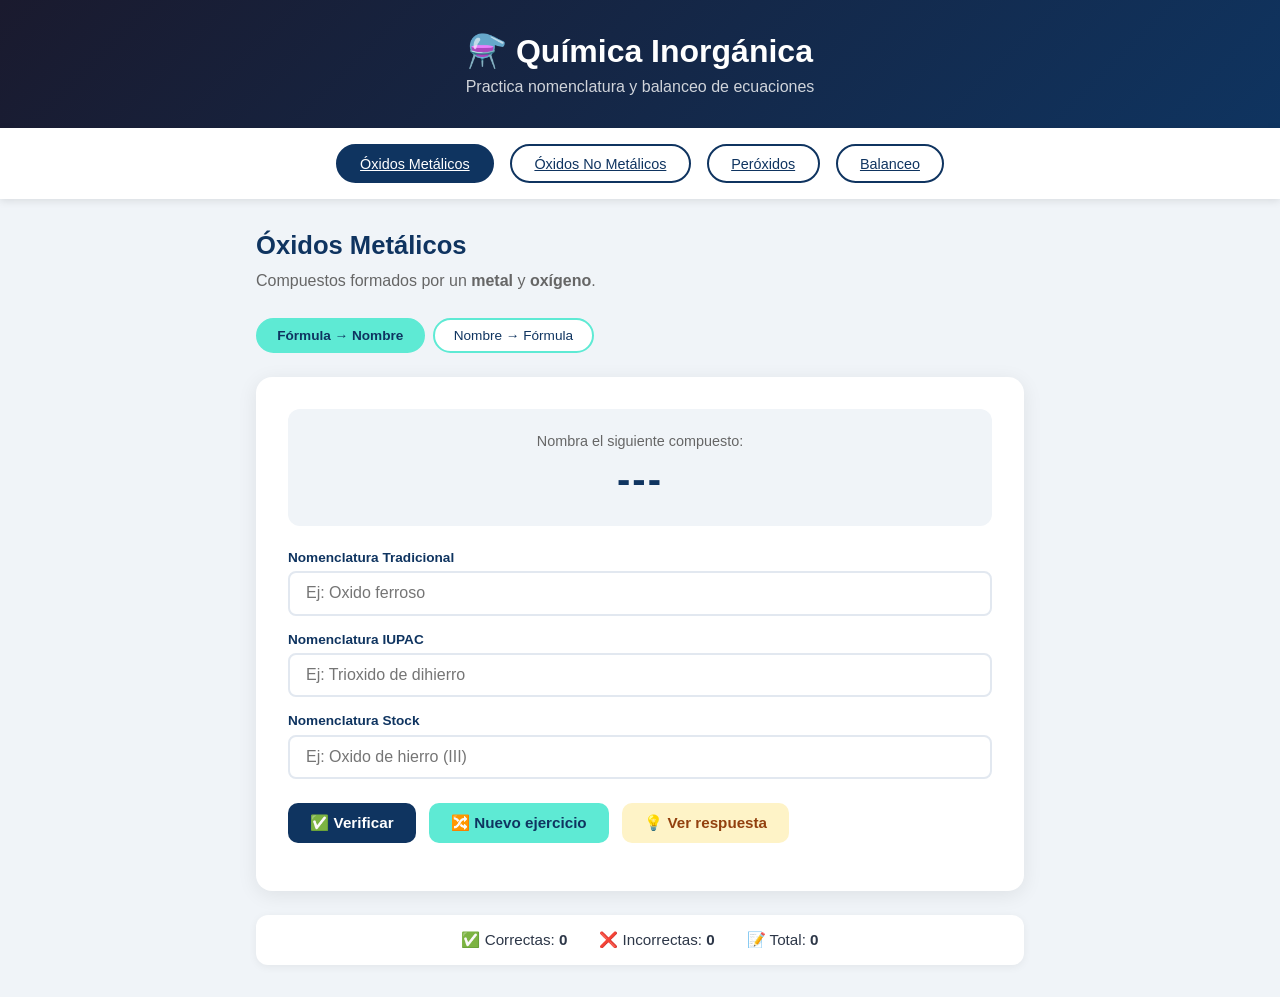
<file: index.html>
<!DOCTYPE html>
<html lang="es">
<head>
    <meta charset="UTF-8">
    <meta name="viewport" content="width=device-width, initial-scale=1.0">
    <title>Química Inorgánica - Óxidos Metálicos</title>
    <link rel="stylesheet" href="css/estilos.css">
</head>
<body>

    <header>
        <h1>⚗️ Química Inorgánica</h1>
        <p>Practica nomenclatura y balanceo de ecuaciones</p>
    </header>

    <nav>
        <a class="nav-btn activo" href="index.html">Óxidos Metálicos</a>
        <a class="nav-btn" href="oxidos-nometalicos.html">Óxidos No Metálicos</a>
        <a class="nav-btn" href="peroxidos.html">Peróxidos</a>
        <a class="nav-btn" href="https://chem-balance-boost-home.base44.app/" target="_blank">Balanceo</a>
    </nav>

    <section id="oxidos-metalicos" class="seccion activa">
        <h2>Óxidos Metálicos</h2>
        <p class="descripcion">Compuestos formados por un <strong>metal</strong> y <strong>oxígeno</strong>.</p>

        <div class="modo-selector">
            <button class="modo-btn activo" onclick="cambiarModoOM('formula-a-nombre', this)">Fórmula → Nombre</button>
            <button class="modo-btn" onclick="cambiarModoOM('nombre-a-formula', this)">Nombre → Fórmula</button>
        </div>

        <div class="ejercicio-card">
            <div class="pregunta-box">
                <p id="pregunta-label-om" class="pregunta-label">Nombra el siguiente compuesto:</p>
                <h3 id="formula-display-om" class="formula-grande">---</h3>
            </div>

            <div class="respuestas-grid">
                <div id="campos-nombre-om">
                    <div class="respuesta-item">
                        <label>Nomenclatura Tradicional</label>
                        <input type="text" id="resp-tradicional-om" placeholder="Ej: Oxido ferroso">
                    </div>
                    <div class="respuesta-item" style="margin-top:1rem;">
                        <label>Nomenclatura IUPAC</label>
                        <input type="text" id="resp-iupac-om" placeholder="Ej: Trioxido de dihierro">
                    </div>
                    <div class="respuesta-item" style="margin-top:1rem;">
                        <label>Nomenclatura Stock</label>
                        <input type="text" id="resp-stock-om" placeholder="Ej: Oxido de hierro (III)">
                    </div>
                </div>
                <div id="campos-formula-om" style="display:none;">
                    <div class="respuesta-item">
                        <label>Escribe la fórmula (Ej: Fe2O3)</label>
                        <input type="text" id="resp-formula-om" placeholder="Ej: Fe2O3">
                    </div>
                </div>
            </div>

            <div class="botones">
                <button class="btn-verificar" onclick="verificarOM()">✅ Verificar</button>
                <button class="btn-nuevo" onclick="nuevoEjercicioOM()">🔀 Nuevo ejercicio</button>
                <button class="btn-ayuda" onclick="ayudaOM()">💡 Ver respuesta</button>
            </div>

            <div id="resultado-om" class="resultado"></div>

            <div id="respuestas-correctas-om" class="caja-azul">
                <h4>Respuestas correctas:</h4>
                <p><strong>Tradicional:</strong> <span id="correcta-tradicional-om"></span></p>
                <p><strong>IUPAC:</strong> <span id="correcta-iupac-om"></span></p>
                <p><strong>Stock:</strong> <span id="correcta-stock-om"></span></p>
                <p><strong>Fórmula:</strong> <span id="correcta-formula-om"></span></p>
            </div>

            <div id="explicacion-box-om" class="caja-verde">
                <h4>📚 Explicación paso a paso:</h4>
                <pre id="explicacion-texto-om"></pre>
            </div>
        </div>

        <div class="contador">
            <span>✅ Correctas: <strong id="correctas-om">0</strong></span>
            <span>❌ Incorrectas: <strong id="incorrectas-om">0</strong></span>
            <span>📝 Total: <strong id="total-om">0</strong></span>
        </div>
    </section>

    <script src="js/oxidos-metalicos.js"></script>

</body>
</html>
</file>
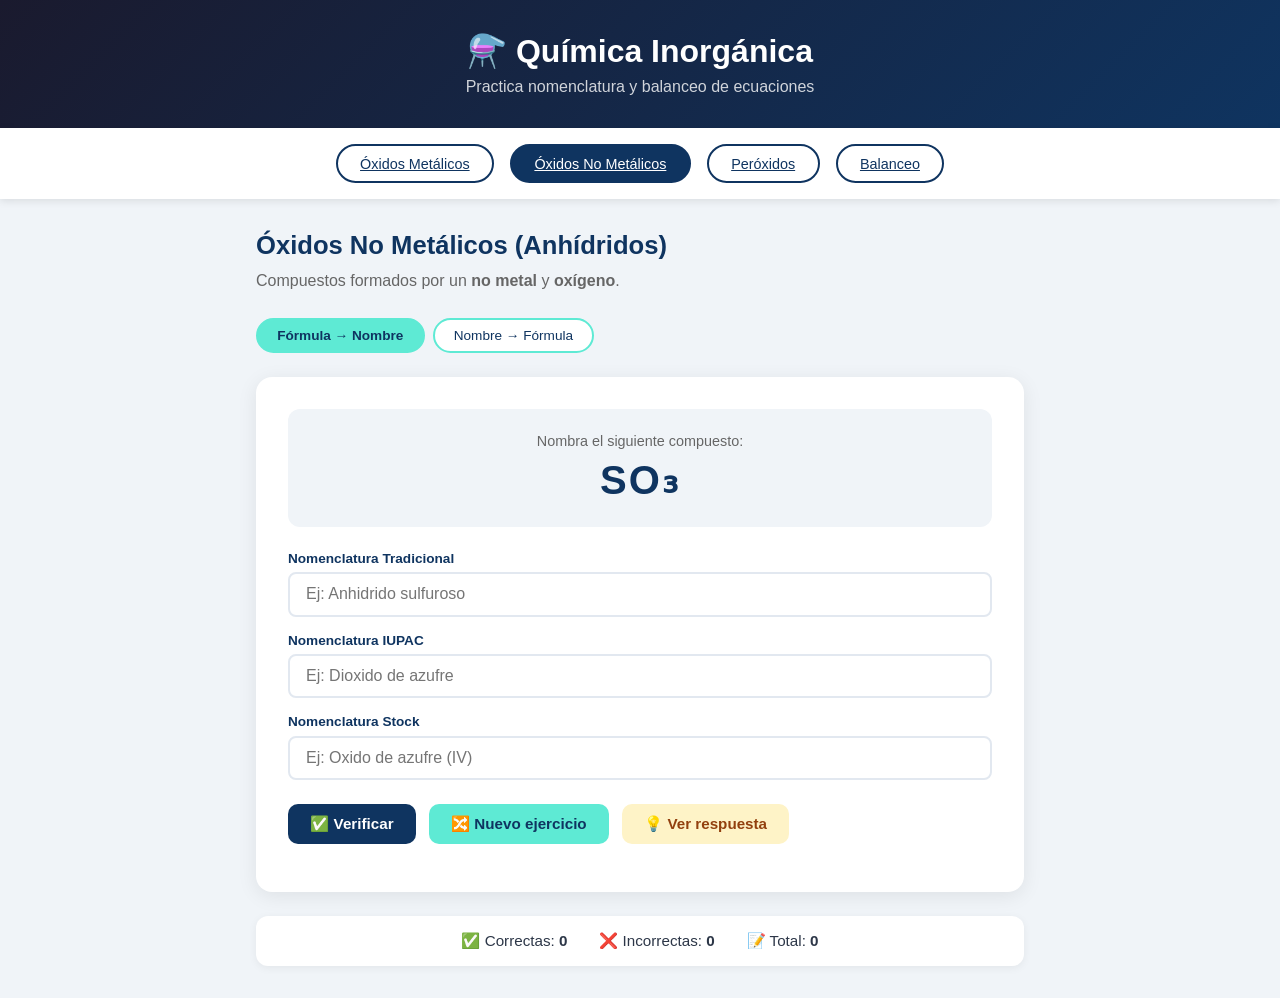
<file: Oxidos-nometalicos.html>
<!DOCTYPE html>
<html lang="es">
<head>
    <meta charset="UTF-8">
    <meta name="viewport" content="width=device-width, initial-scale=1.0">
    <title>Química Inorgánica - Óxidos No Metálicos</title>
    <link rel="stylesheet" href="css/estilos.css">
</head>
<body>

    <header>
        <h1>⚗️ Química Inorgánica</h1>
        <p>Practica nomenclatura y balanceo de ecuaciones</p>
    </header>
    
    <nav>
        <a class="nav-btn" href="index.html">Óxidos Metálicos</a>
        <a class="nav-btn activo" href="oxidos-nometalicos.html">Óxidos No Metálicos</a>
        <a class="nav-btn" href="peroxidos.html">Peróxidos</a>
        <a class="nav-btn" href="https://chem-balance-boost-home.base44.app/" target="_blank">Balanceo</a>
    </nav>

    <section id="oxidos-nometalicos" class="seccion activa">
        <h2>Óxidos No Metálicos (Anhídridos)</h2>
        <p class="descripcion">Compuestos formados por un <strong>no metal</strong> y <strong>oxígeno</strong>.</p>

        <div class="modo-selector">
            <button class="modo-btn activo" onclick="cambiarModoNM('formula-a-nombre', this)">Fórmula → Nombre</button>
            <button class="modo-btn" onclick="cambiarModoNM('nombre-a-formula', this)">Nombre → Fórmula</button>
        </div>

        <div class="ejercicio-card">
            <div class="pregunta-box">
                <p id="pregunta-label-nm" class="pregunta-label">Nombra el siguiente compuesto:</p>
                <h3 id="formula-display-nm" class="formula-grande">---</h3>
            </div>

            <div class="respuestas-grid">
                <div id="campos-nombre-nm">
                    <div class="respuesta-item">
                        <label>Nomenclatura Tradicional</label>
                        <input type="text" id="resp-tradicional-nm" placeholder="Ej: Anhidrido sulfuroso">
                    </div>
                    <div class="respuesta-item" style="margin-top:1rem;">
                        <label>Nomenclatura IUPAC</label>
                        <input type="text" id="resp-iupac-nm" placeholder="Ej: Dioxido de azufre">
                    </div>
                    <div class="respuesta-item" style="margin-top:1rem;">
                        <label>Nomenclatura Stock</label>
                        <input type="text" id="resp-stock-nm" placeholder="Ej: Oxido de azufre (IV)">
                    </div>
                </div>
                <div id="campos-formula-nm" style="display:none;">
                    <div class="respuesta-item">
                        <label>Escribe la fórmula (Ej: S2O3)</label>
                        <input type="text" id="resp-formula-nm" placeholder="Ej: S2O3">
                    </div>
                </div>
            </div>

            <div class="botones">
                <button class="btn-verificar" onclick="verificarNM()">✅ Verificar</button>
                <button class="btn-nuevo" onclick="nuevoEjercicioNM()">🔀 Nuevo ejercicio</button>
                <button class="btn-ayuda" onclick="ayudaNM()">💡 Ver respuesta</button>
            </div>

            <div id="resultado-nm" class="resultado"></div>

            <div id="respuestas-correctas-nm" class="caja-azul">
                <h4>Respuestas correctas:</h4>
                <p><strong>Tradicional:</strong> <span id="correcta-tradicional-nm"></span></p>
                <p><strong>IUPAC:</strong> <span id="correcta-iupac-nm"></span></p>
                <p><strong>Stock:</strong> <span id="correcta-stock-nm"></span></p>
                <p><strong>Fórmula:</strong> <span id="correcta-formula-nm"></span></p>
            </div>

            <div id="explicacion-box-nm" class="caja-verde">
                <h4>📚 Explicación paso a paso:</h4>
                <pre id="explicacion-texto-nm"></pre>
            </div>
        </div>

        <div class="contador">
            <span>✅ Correctas: <strong id="correctas-nm">0</strong></span>
            <span>❌ Incorrectas: <strong id="incorrectas-nm">0</strong></span>
            <span>📝 Total: <strong id="total-nm">0</strong></span>
        </div>
    </section>

    <script src="js/oxidos-nometalicos.js"></script>

</body>
</html>
</file>
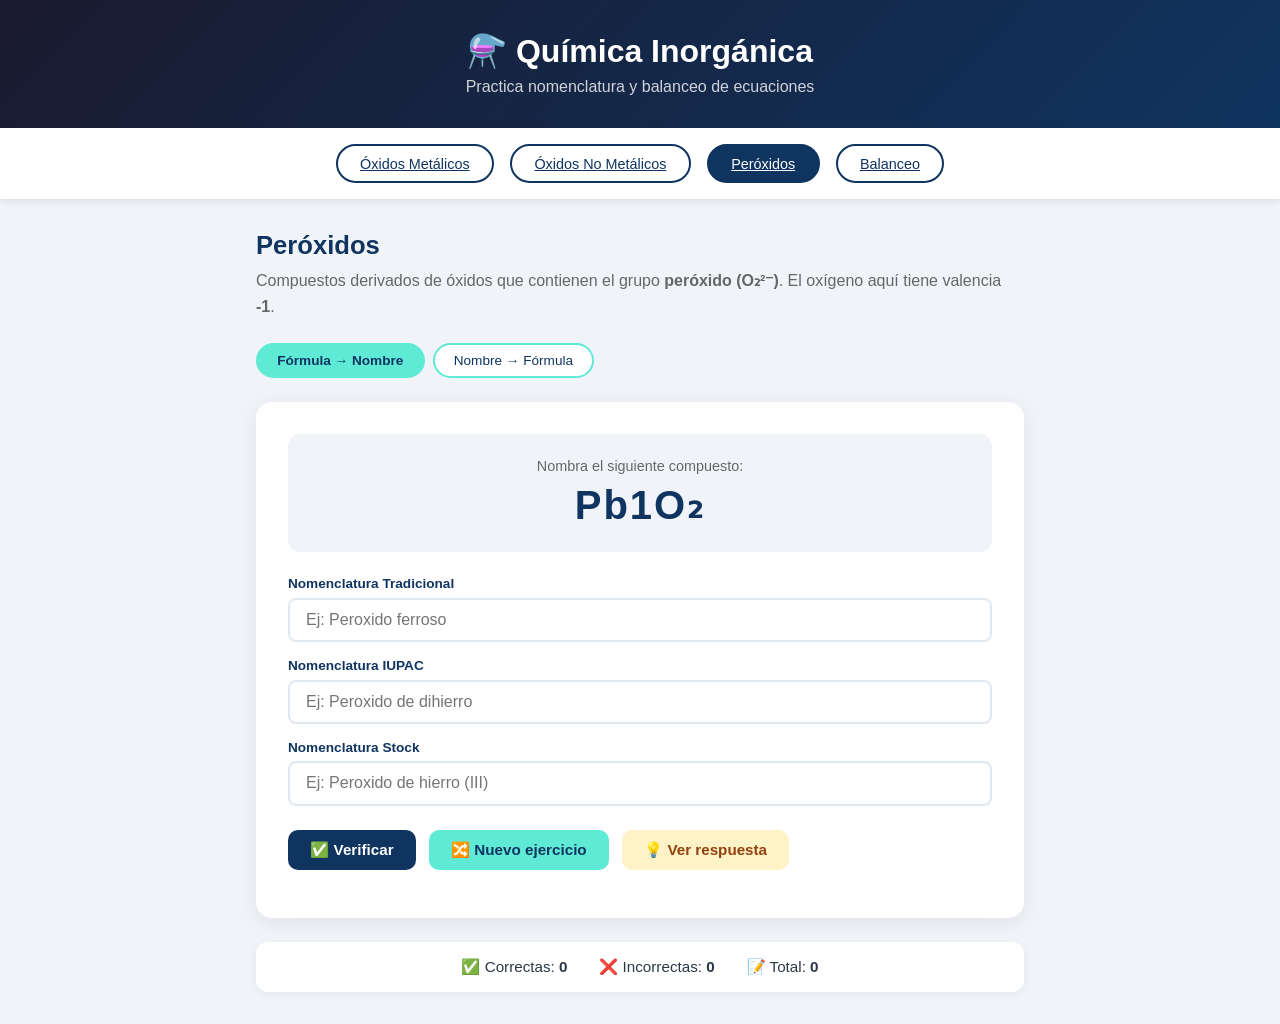
<file: peroxidos.html>
<!DOCTYPE html>
<html lang="es">
<head>
    <meta charset="UTF-8">
    <meta name="viewport" content="width=device-width, initial-scale=1.0">
    <title>Química Inorgánica - Peróxidos</title>
    <link rel="stylesheet" href="css/estilos.css">
</head>
<body>

    <header>
        <h1>⚗️ Química Inorgánica</h1>
        <p>Practica nomenclatura y balanceo de ecuaciones</p>
    </header>

    <nav>
        <a class="nav-btn" href="index.html">Óxidos Metálicos</a>
        <a class="nav-btn" href="oxidos-nometalicos.html">Óxidos No Metálicos</a>
        <a class="nav-btn activo" href="peroxidos.html">Peróxidos</a>
        <a class="nav-btn" href="https://chem-balance-boost-home.base44.app/" target="_blank">Balanceo</a>
    </nav>

    <section id="peroxidos" class="seccion activa">
        <h2>Peróxidos</h2>
        <p class="descripcion">Compuestos derivados de óxidos que contienen el grupo <strong>peróxido (O₂²⁻)</strong>. El oxígeno aquí tiene valencia <strong>-1</strong>.</p>

        <div class="modo-selector">
            <button class="modo-btn activo" onclick="cambiarModoPX('formula-a-nombre', this)">Fórmula → Nombre</button>
            <button class="modo-btn" onclick="cambiarModoPX('nombre-a-formula', this)">Nombre → Fórmula</button>
        </div>

        <div class="ejercicio-card">
            <div class="pregunta-box">
                <p id="pregunta-label-px" class="pregunta-label">Nombra el siguiente compuesto:</p>
                <h3 id="formula-display-px" class="formula-grande">---</h3>
            </div>

            <div class="respuestas-grid">
                <div id="campos-nombre-px">
                    <div class="respuesta-item">
                        <label>Nomenclatura Tradicional</label>
                        <input type="text" id="resp-tradicional-px" placeholder="Ej: Peroxido ferroso">
                    </div>
                    <div class="respuesta-item" style="margin-top:1rem;">
                        <label>Nomenclatura IUPAC</label>
                        <input type="text" id="resp-iupac-px" placeholder="Ej: Peroxido de dihierro">
                    </div>
                    <div class="respuesta-item" style="margin-top:1rem;">
                        <label>Nomenclatura Stock</label>
                        <input type="text" id="resp-stock-px" placeholder="Ej: Peroxido de hierro (III)">
                    </div>
                </div>
                <div id="campos-formula-px" style="display:none;">
                    <div class="respuesta-item">
                        <label>Escribe la fórmula (Ej: Fe2O6 que representa Fe2(O2)3)</label>
                        <input type="text" id="resp-formula-px" placeholder="Ej: Fe2(O2)3">
                    </div>
                </div>
            </div>

            <div class="botones">
                <button class="btn-verificar" onclick="verificarPX()">✅ Verificar</button>
                <button class="btn-nuevo" onclick="nuevoEjercicioPX()">🔀 Nuevo ejercicio</button>
                <button class="btn-ayuda" onclick="ayudaPX()">💡 Ver respuesta</button>
            </div>

            <div id="resultado-px" class="resultado"></div>

            <div id="respuestas-correctas-px" class="caja-azul">
                <h4>Respuestas correctas:</h4>
                <p><strong>Tradicional:</strong> <span id="correcta-tradicional-px"></span></p>
                <p><strong>IUPAC:</strong> <span id="correcta-iupac-px"></span></p>
                <p><strong>Stock:</strong> <span id="correcta-stock-px"></span></p>
                <p><strong>Fórmula:</strong> <span id="correcta-formula-px"></span></p>
            </div>

            <div id="explicacion-box-px" class="caja-verde">
                <h4>📚 Explicación paso a paso:</h4>
                <pre id="explicacion-texto-px"></pre>
            </div>
        </div>

        <div class="contador">
            <span>✅ Correctas: <strong id="correctas-px">0</strong></span>
            <span>❌ Incorrectas: <strong id="incorrectas-px">0</strong></span>
            <span>📝 Total: <strong id="total-px">0</strong></span>
        </div>
    </section>

    <script src="js/peroxidos.js"></script>

</body>
</html>
</file>
<file: css/estilos.css>
* {
    margin: 0;
    padding: 0;
    box-sizing: border-box;
}

body {
    font-family: 'Segoe UI', Tahoma, Geneva, Verdana, sans-serif;
    background-color: #f0f4f8;
    color: #2d3748;
}

/* ENCABEZADO */
header {
    background: linear-gradient(135deg, #1a1a2e, #0f3460);
    color: white;
    text-align: center;
    padding: 2rem 1rem;
}

header h1 {
    font-size: 2rem;
    margin-bottom: 0.5rem;
}

header p {
    font-size: 1rem;
    opacity: 0.8;
}

/* NAVEGACIÓN */
nav {
    display: flex;
    justify-content: center;
    gap: 1rem;
    padding: 1rem;
    background: white;
    box-shadow: 0 2px 8px rgba(0,0,0,0.1);
    flex-wrap: wrap;
}

.nav-btn {
    padding: 0.6rem 1.4rem;
    border: 2px solid #0f3460;
    background: white;
    color: #0f3460;
    border-radius: 25px;
    cursor: pointer;
    font-size: 0.9rem;
    font-weight: 500;
    transition: all 0.2s;
}

.nav-btn:hover {
    background: #0f3460;
    color: white;
}

.nav-btn.activo {
    background: #0f3460;
    color: white;
}

/* SECCIONES */
.seccion {
    display: none;
    max-width: 800px;
    margin: 2rem auto;
    padding: 0 1rem;
}

.seccion.activa {
    display: block;
}

.seccion h2 {
    font-size: 1.6rem;
    color: #0f3460;
    margin-bottom: 0.5rem;
}

.descripcion {
    color: #666;
    margin-bottom: 1.5rem;
    line-height: 1.6;
}

/* MODO */
.modo-selector {
    display: flex;
    gap: 0.5rem;
    margin-bottom: 1.5rem;
}

.modo-btn {
    padding: 0.5rem 1.2rem;
    border: 2px solid #5eead4;
    background: white;
    color: #0f3460;
    border-radius: 20px;
    cursor: pointer;
    font-size: 0.85rem;
    transition: all 0.2s;
}

.modo-btn.activo {
    background: #5eead4;
    color: #0f3460;
    font-weight: 600;
}

/* TARJETA */
.ejercicio-card {
    background: white;
    border-radius: 16px;
    padding: 2rem;
    box-shadow: 0 4px 20px rgba(0,0,0,0.08);
    margin-bottom: 1.5rem;
}

/* PREGUNTA */
.pregunta-box {
    text-align: center;
    background: #f0f4f8;
    border-radius: 12px;
    padding: 1.5rem;
    margin-bottom: 1.5rem;
}

.pregunta-label {
    font-size: 0.9rem;
    color: #666;
    margin-bottom: 0.5rem;
}

.formula-grande {
    font-size: 2.5rem;
    color: #0f3460;
    font-weight: 700;
    letter-spacing: 2px;
}

/* RESPUESTAS */
.respuestas-grid {
    display: flex;
    flex-direction: column;
    gap: 1rem;
    margin-bottom: 1.5rem;
}

.respuesta-item label {
    display: block;
    font-size: 0.85rem;
    font-weight: 600;
    color: #0f3460;
    margin-bottom: 0.4rem;
}

.respuesta-item input {
    width: 100%;
    padding: 0.7rem 1rem;
    border: 2px solid #e2e8f0;
    border-radius: 8px;
    font-size: 1rem;
    outline: none;
    transition: border-color 0.2s;
}

.respuesta-item input:focus {
    border-color: #5eead4;
}

/* BOTONES */
.botones {
    display: flex;
    gap: 0.8rem;
    flex-wrap: wrap;
    margin-bottom: 1rem;
}

.btn-verificar, .btn-nuevo, .btn-ayuda {
    padding: 0.7rem 1.4rem;
    border: none;
    border-radius: 10px;
    cursor: pointer;
    font-size: 0.95rem;
    font-weight: 600;
    transition: all 0.2s;
}

.btn-verificar {
    background: #0f3460;
    color: white;
}

.btn-verificar:hover { background: #1a4a7a; }

.btn-nuevo {
    background: #5eead4;
    color: #0f3460;
}

.btn-nuevo:hover { background: #3dd6bc; }

.btn-ayuda {
    background: #fef3c7;
    color: #92400e;
}

.btn-ayuda:hover { background: #fde68a; }

/* RESULTADO */
.resultado {
    display: none;
    padding: 1rem;
    border-radius: 10px;
    font-size: 0.95rem;
    line-height: 1.6;
    margin-top: 0.5rem;
    white-space: pre-wrap;
}

.resultado.correcto {
    display: block;
    background: #d1fae5;
    color: #065f46;
    border-left: 4px solid #10b981;
}

.resultado.incorrecto {
    display: block;
    background: #fee2e2;
    color: #991b1b;
    border-left: 4px solid #ef4444;
}

.resultado.parcial {
    display: block;
    background: #fef3c7;
    color: #92400e;
    border-left: 4px solid #f59e0b;
}

/* CAJAS DE AYUDA */
.caja-azul {
    display: none;
    margin-top: 1rem;
    padding: 1rem;
    background: #eff6ff;
    border-radius: 10px;
    border-left: 4px solid #3b82f6;
}

.caja-azul h4 {
    color: #1e40af;
    margin-bottom: 0.5rem;
}

.caja-azul p {
    font-size: 0.9rem;
    color: #1e3a8a;
    margin-bottom: 0.3rem;
}

.caja-verde {
    display: none;
    margin-top: 1rem;
    padding: 1rem;
    background: #f0fdf4;
    border-radius: 10px;
    border-left: 4px solid #10b981;
}

.caja-verde h4 {
    color: #065f46;
    margin-bottom: 0.5rem;
}

.caja-verde pre {
    font-family: inherit;
    font-size: 0.88rem;
    color: #065f46;
    white-space: pre-wrap;
    line-height: 1.7;
}

/* CONTADOR */
.contador {
    display: flex;
    justify-content: center;
    gap: 2rem;
    background: white;
    padding: 1rem;
    border-radius: 12px;
    box-shadow: 0 2px 8px rgba(0,0,0,0.06);
    font-size: 0.95rem;
}
</file>
